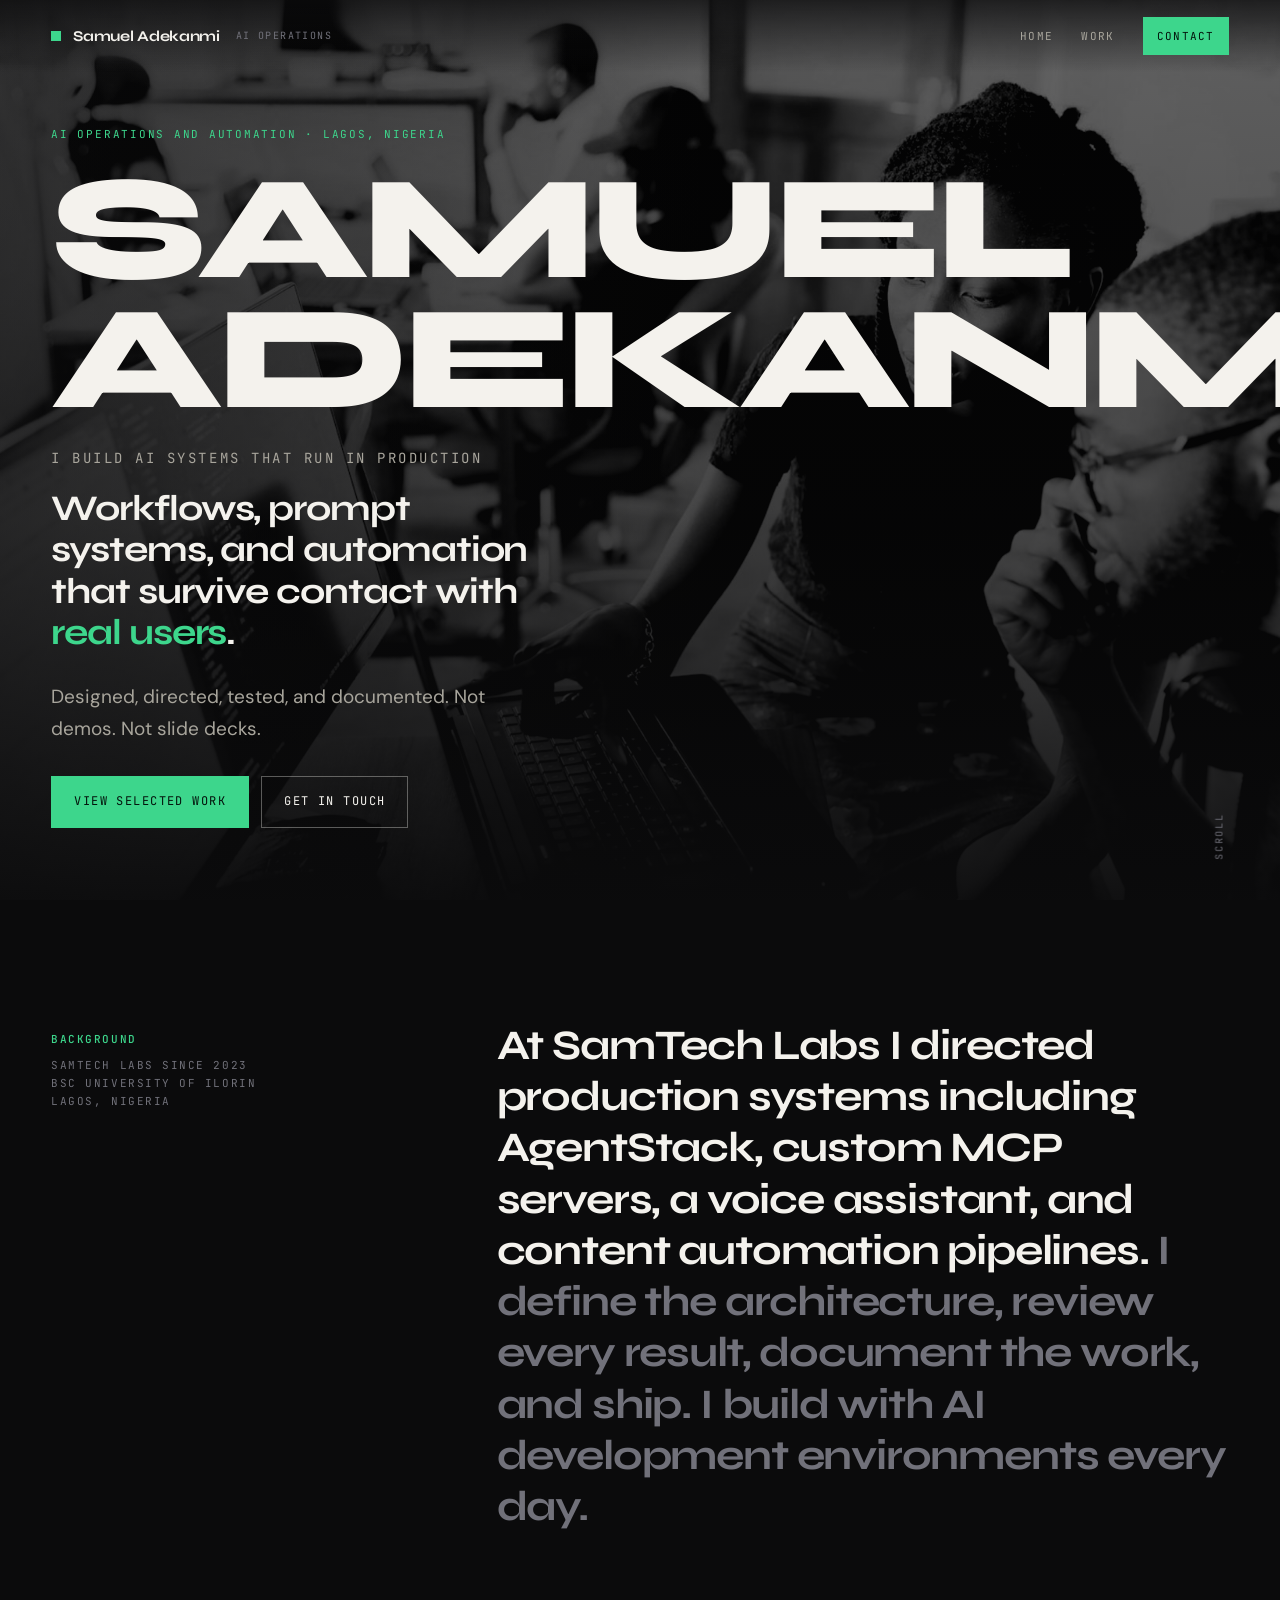
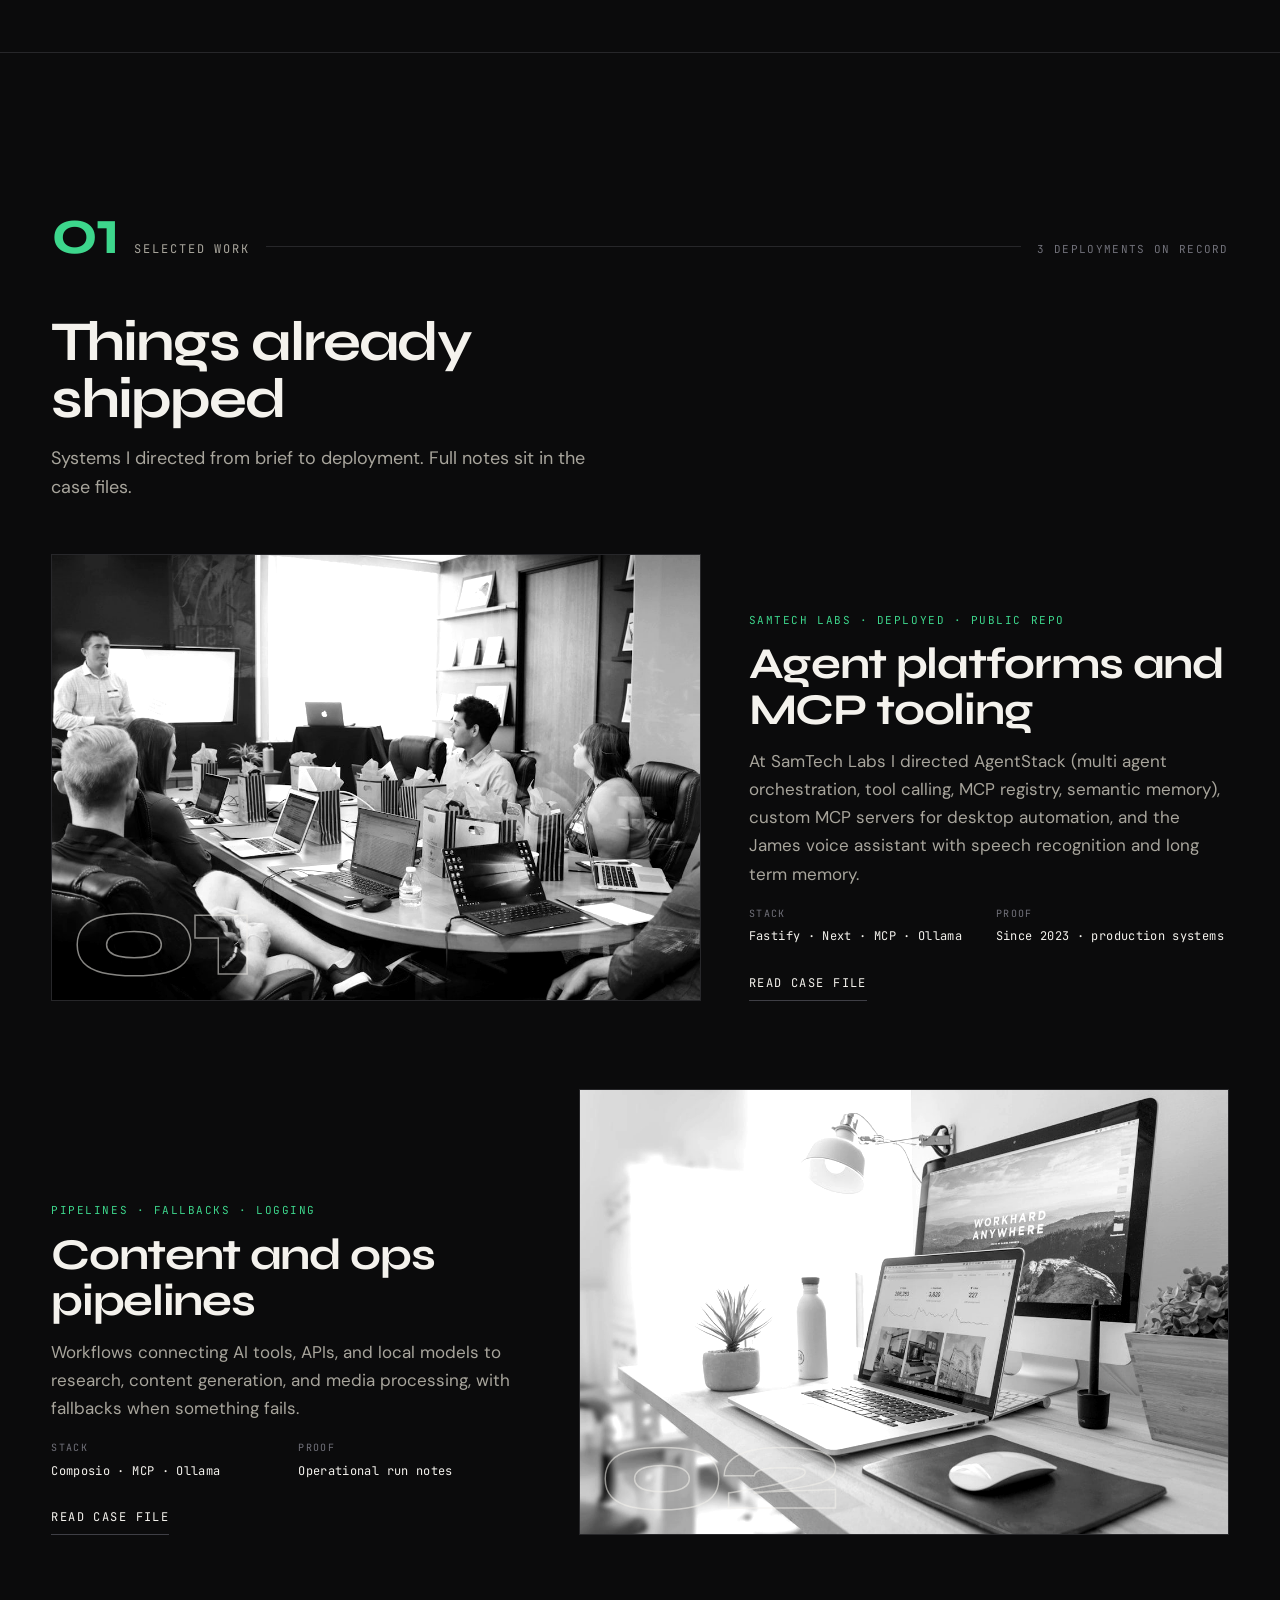
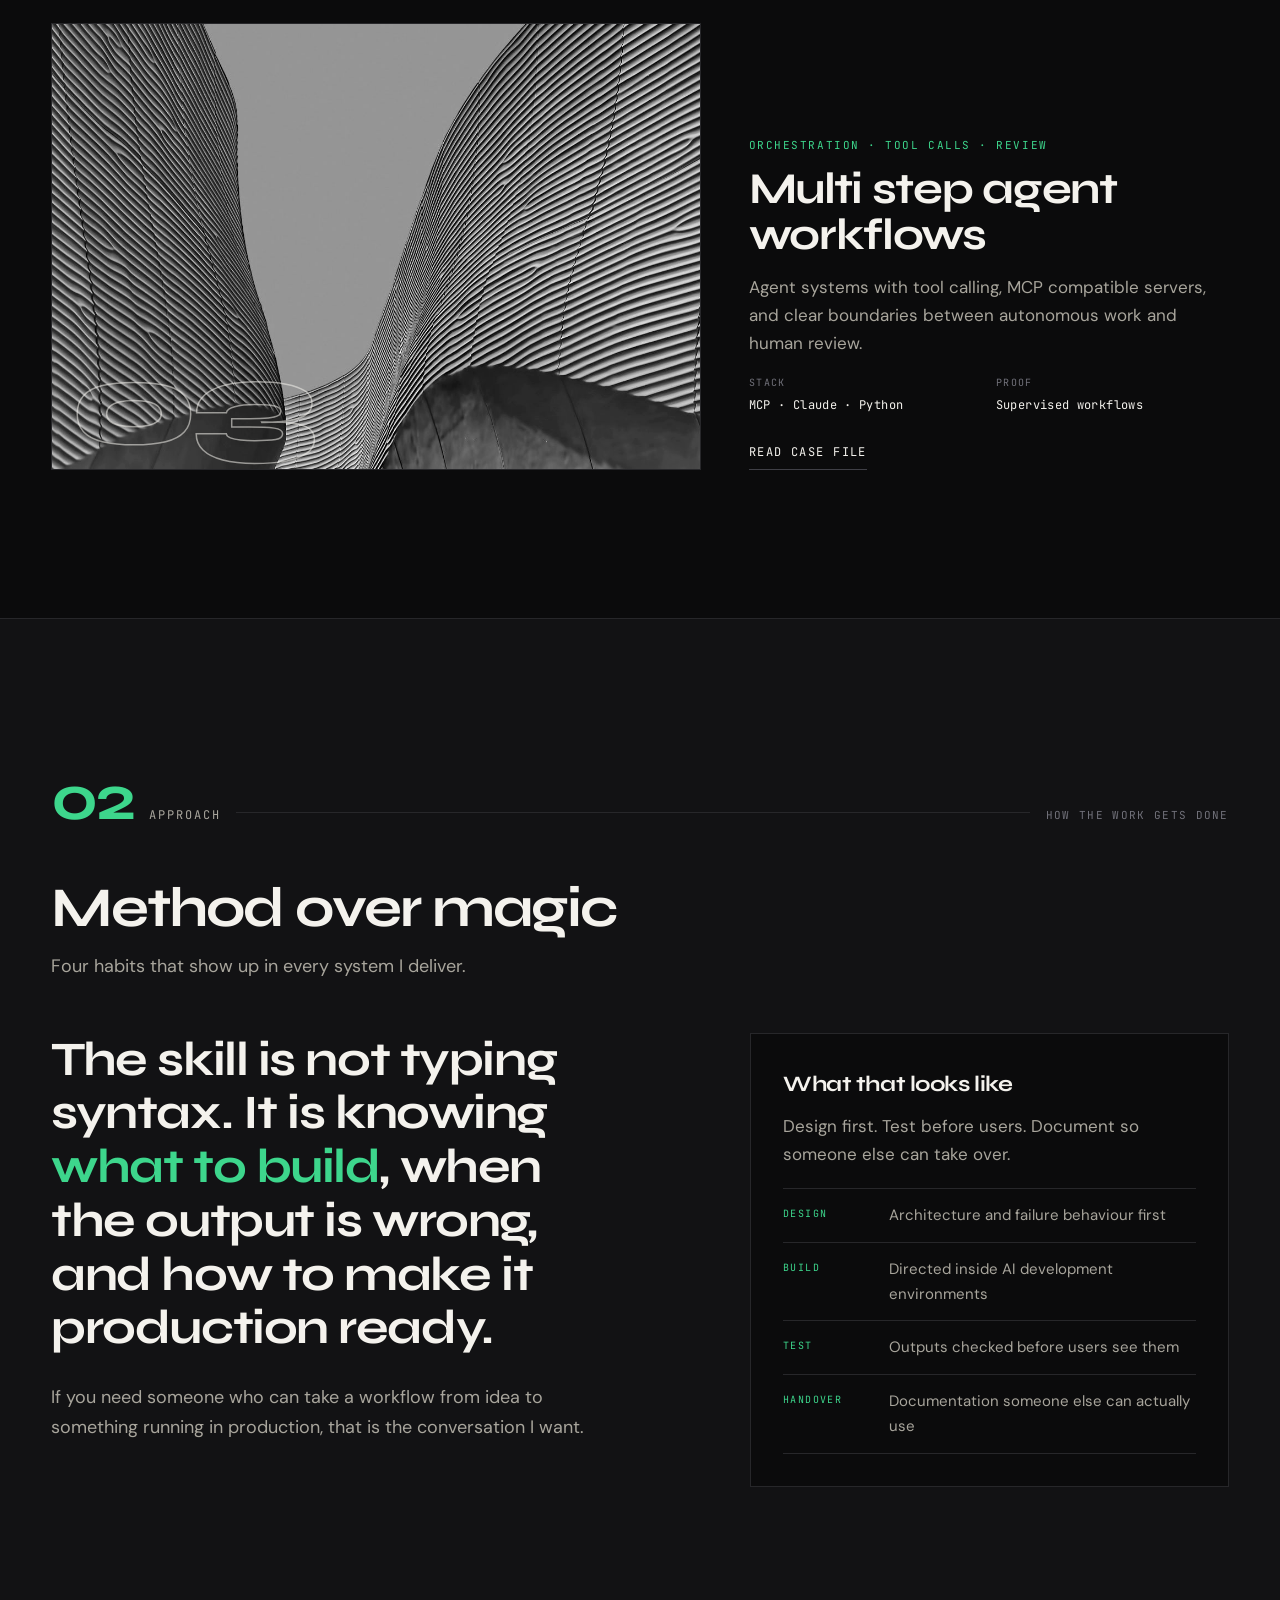
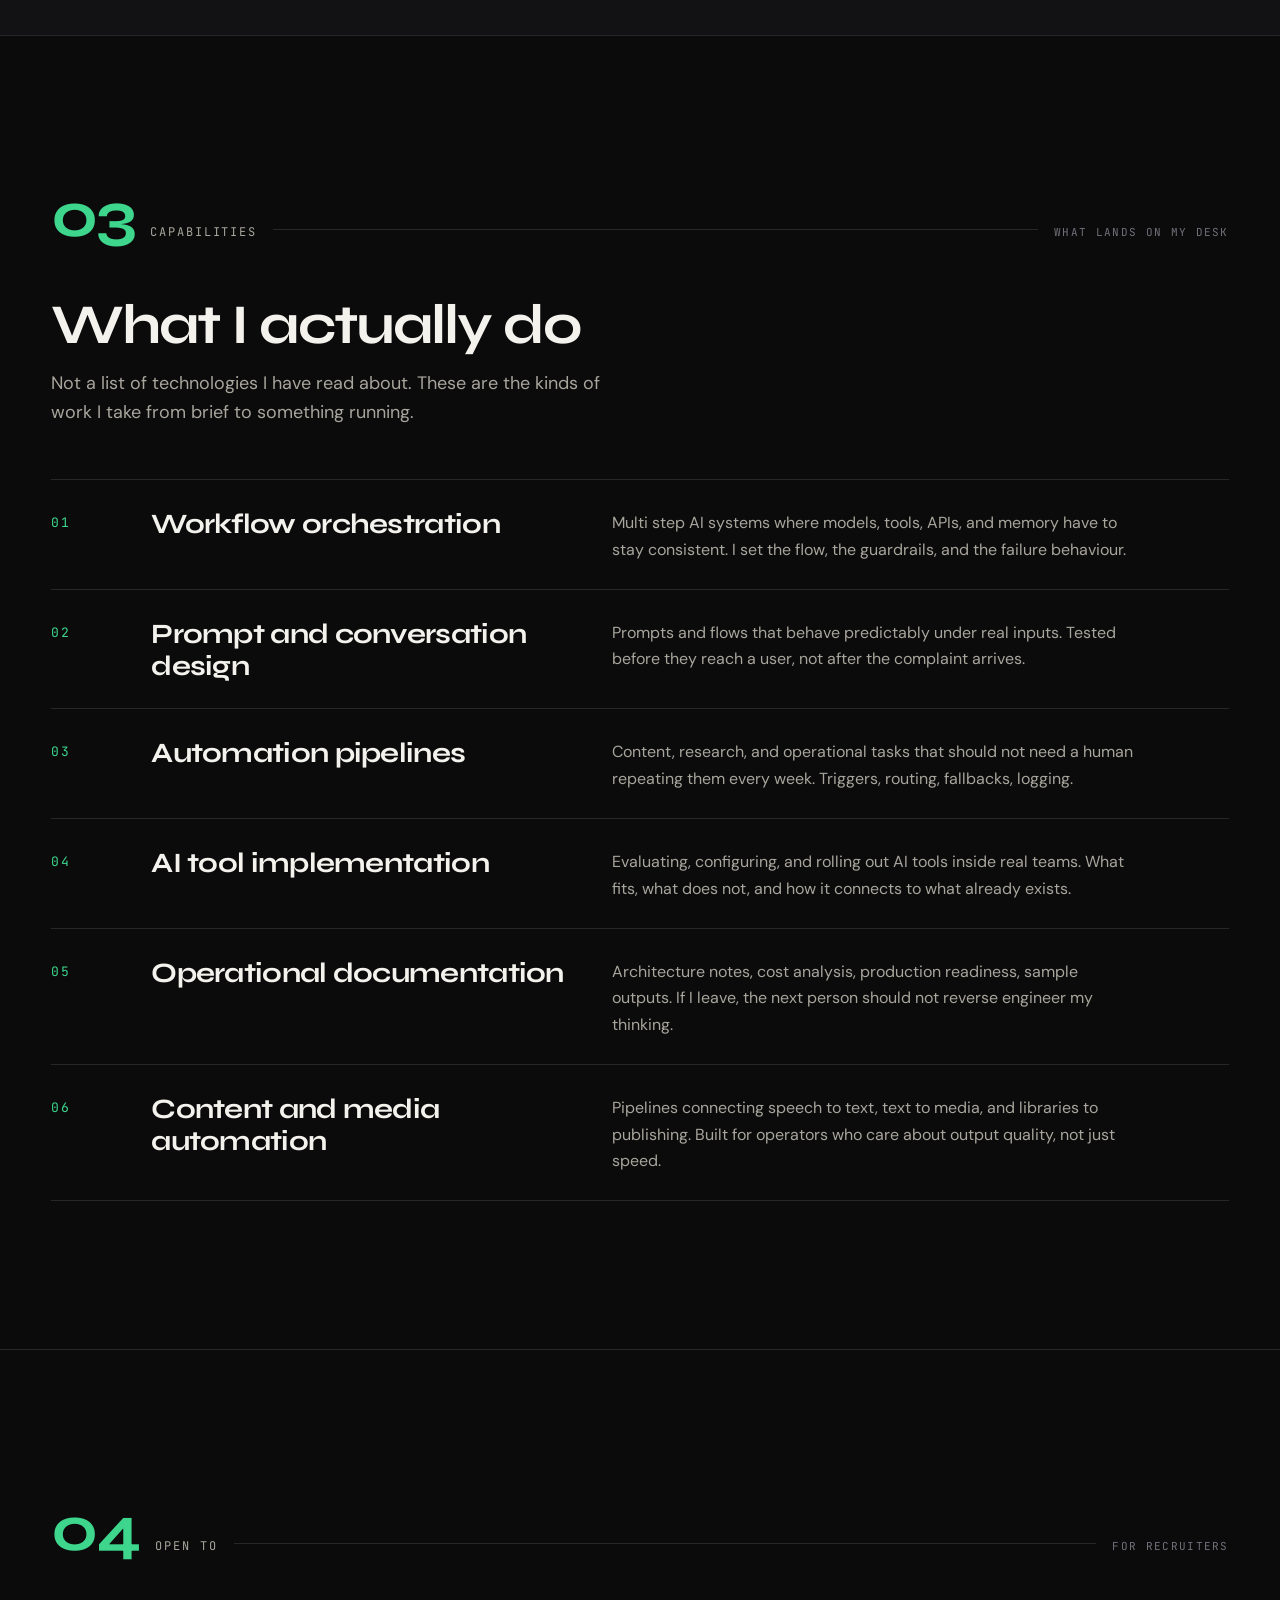
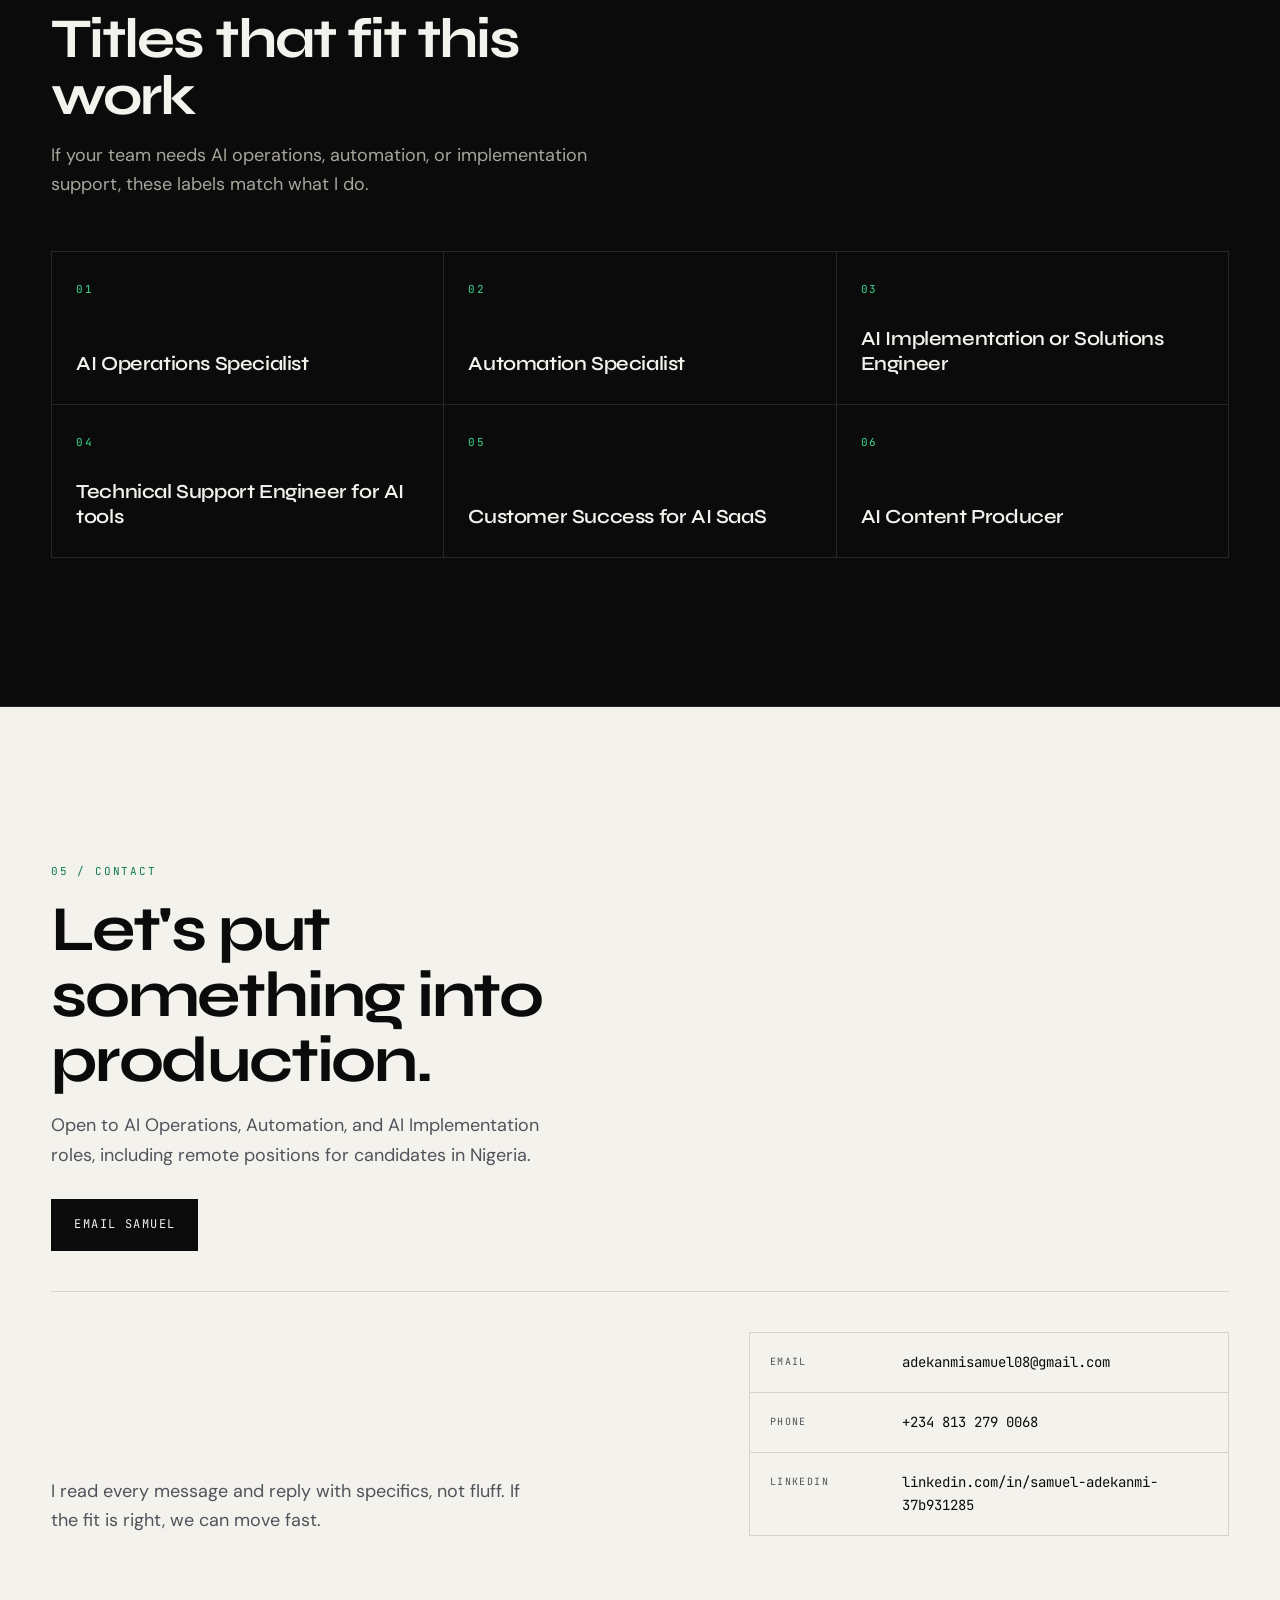
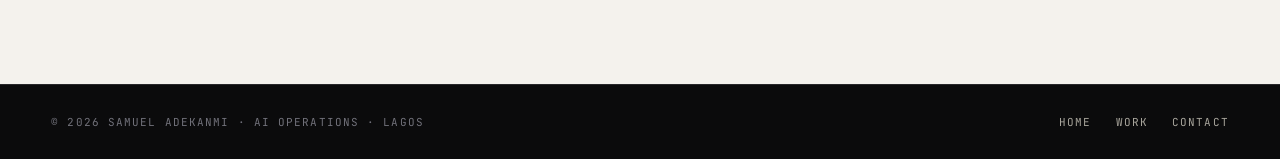
<file: index.html>
<!DOCTYPE html>
<html lang="en">
<head>
  <meta charset="utf-8">
  <meta name="viewport" content="width=device-width, initial-scale=1">
  <title>Samuel Adekanmi | AI Operations</title>
  <meta name="description" content="Samuel Adekanmi builds AI systems that run in production. AI Operations and Automation based in Lagos, Nigeria.">
  <link rel="canonical" href="https://adekanmi-samuel.github.io/samuel-portfolio/">
  <meta property="og:type" content="website">
  <meta property="og:title" content="Samuel Adekanmi | AI Operations">
  <meta property="og:description" content="AI systems that run in production. Workflows, prompt systems, and automation from Lagos, Nigeria.">
  <meta property="og:url" content="https://adekanmi-samuel.github.io/samuel-portfolio/">
  <meta property="og:image" content="https://adekanmi-samuel.github.io/samuel-portfolio/images/og.png">
  <meta name="twitter:card" content="summary_large_image">
  <meta name="theme-color" content="#0B0B0C">
  <link rel="icon" href="/favicon.svg" type="image/svg+xml">
  <link rel="preconnect" href="https://fonts.googleapis.com">
  <link rel="preconnect" href="https://fonts.gstatic.com" crossorigin>
  <link href="https://fonts.googleapis.com/css2?family=DM+Sans:opsz,wght@9..40,400;9..40,500;9..40,600&family=JetBrains+Mono:wght@400;500&family=Syne:wght@600;700;800&display=swap" rel="stylesheet">
  <link rel="stylesheet" href="/css/styles.css">
  <script type="application/ld+json">
  {
    "@context": "https://schema.org",
    "@type": "Person",
    "name": "Samuel Adekanmi",
    "jobTitle": "AI Operations and Automation Specialist",
    "email": "mailto:adekanmisamuel08@gmail.com",
    "telephone": "+2348132790068",
    "address": {
      "@type": "PostalAddress",
      "addressLocality": "Lagos",
      "addressCountry": "NG"
    },
    "sameAs": ["https://www.linkedin.com/in/samuel-adekanmi-37b931285"],
    "knowsAbout": [
      "AI Operations",
      "Automation Pipelines",
      "Prompt Design",
      "Agent Workflows",
      "AI Tool Implementation",
      "Voice Systems",
      "Content Automation"
    ],
    "alumniOf": {
      "@type": "CollegeOrUniversity",
      "name": "University of Ilorin"
    }
  }
  </script>
</head>
<body>
  <a class="skip-link" href="#main">Skip to content</a>

  <header class="site-header" id="siteHeader">
    <div class="wrap">
      <a class="brand" href="/">
        <span class="brand-dot" aria-hidden="true"></span>
        <span class="brand-name">Samuel Adekanmi</span>
        <span class="brand-role">AI Operations</span>
      </a>
      <nav class="nav" aria-label="Primary">
        <a href="/">Home</a>
        <a href="/work/">Work</a>
        <a class="nav-cta" href="#contact">Contact</a>
      </nav>
    </div>
  </header>

  <main id="main">
    <section class="hero" aria-labelledby="hero-title">
      <div class="hero-bg" aria-hidden="true">
        <img
          src="/images/hero.jpg"
          width="1800"
          height="1200"
          alt=""
          fetchpriority="high">
      </div>
      <div class="hero-content">
        <span class="eyebrow">AI Operations and Automation · Lagos, Nigeria</span>
        <h1 class="hero-name" id="hero-title">
          <span>Samuel</span>
          <span>Adekanmi</span>
        </h1>
        <p class="hero-role">I build AI systems that run in production</p>
        <p class="hero-statement">
          Workflows, prompt systems, and automation that survive contact with <em>real users</em>.
        </p>
        <p class="hero-lede">
          Designed, directed, tested, and documented. Not demos. Not slide decks.
        </p>
        <div class="hero-actions">
          <a class="btn" href="/work/">View selected work</a>
          <a class="btn btn-ghost" href="#contact">Get in touch</a>
        </div>
      </div>
      <div class="hero-scroll" aria-hidden="true">Scroll</div>
    </section>

    <section class="manifesto" aria-label="Introduction">
      <div class="wrap">
        <div class="side">
          <strong>Background</strong>
          SamTech Labs since 2023<br>
          BSc University of Ilorin<br>
          Lagos, Nigeria
        </div>
        <p class="big">
          At SamTech Labs I directed production systems including AgentStack, custom MCP servers, a voice assistant, and content automation pipelines.
          <span> I define the architecture, review every result, document the work, and ship. I build with AI development environments every day.</span>
        </p>
      </div>
    </section>

    <section class="section" id="work" aria-labelledby="work-title">
      <div class="wrap">
        <div class="section-label">
          <span class="idx">01</span>
          <span class="name">Selected work</span>
          <span class="rule" aria-hidden="true"></span>
          <span class="meta">3 deployments on record</span>
        </div>
        <h2 id="work-title">Things already shipped</h2>
        <p class="intro">Systems I directed from brief to deployment. Full notes sit in the case files.</p>

        <div class="features">
          <article class="feature">
            <a class="feature-media" href="/work/#t-world">
              <img
                src="/images/work-content.jpg"
                width="1200"
                height="800"
                alt="Team working through ideas on a whiteboard, representing the T World content system"
                loading="lazy">
              <span class="num" aria-hidden="true">01</span>
            </a>
            <div class="feature-body">
              <div class="meta">SamTech Labs · Deployed · Public repo</div>
              <h3>Agent platforms and MCP tooling</h3>
              <p>At SamTech Labs I directed AgentStack (multi agent orchestration, tool calling, MCP registry, semantic memory), custom MCP servers for desktop automation, and the James voice assistant with speech recognition and long term memory.</p>
              <div class="feature-facts">
                <div>
                  <div class="k">Stack</div>
                  <div class="v">Fastify · Next · MCP · Ollama</div>
                </div>
                <div>
                  <div class="k">Proof</div>
                  <div class="v">Since 2023 · production systems</div>
                </div>
              </div>
              <a class="feature-link" href="/work/#t-world">Read case file</a>
            </div>
          </article>

          <article class="feature">
            <a class="feature-media" href="/work/#automation">
              <img
                src="/images/work-automation.jpg"
                width="1200"
                height="800"
                alt="Glasses reflecting code on monitors, representing automation pipelines"
                loading="lazy">
              <span class="num" aria-hidden="true">02</span>
            </a>
            <div class="feature-body">
              <div class="meta">Pipelines · Fallbacks · Logging</div>
              <h3>Content and ops pipelines</h3>
              <p>Workflows connecting AI tools, APIs, and local models to research, content generation, and media processing, with fallbacks when something fails.</p>
              <div class="feature-facts">
                <div>
                  <div class="k">Stack</div>
                  <div class="v">Composio · MCP · Ollama</div>
                </div>
                <div>
                  <div class="k">Proof</div>
                  <div class="v">Operational run notes</div>
                </div>
              </div>
              <a class="feature-link" href="/work/#automation">Read case file</a>
            </div>
          </article>

          <article class="feature">
            <a class="feature-media" href="/work/#agents">
              <img
                src="/images/work-agents.jpg"
                width="1200"
                height="1800"
                alt="Abstract architecture curves representing multi step agent system structure"
                loading="lazy">
              <span class="num" aria-hidden="true">03</span>
            </a>
            <div class="feature-body">
              <div class="meta">Orchestration · Tool calls · Review</div>
              <h3>Multi step agent workflows</h3>
              <p>Agent systems with tool calling, MCP compatible servers, and clear boundaries between autonomous work and human review.</p>
              <div class="feature-facts">
                <div>
                  <div class="k">Stack</div>
                  <div class="v">MCP · Claude · Python</div>
                </div>
                <div>
                  <div class="k">Proof</div>
                  <div class="v">Supervised workflows</div>
                </div>
              </div>
              <a class="feature-link" href="/work/#agents">Read case file</a>
            </div>
          </article>
        </div>
      </div>
    </section>

    <section class="section approach" id="approach" aria-labelledby="approach-title">
      <div class="wrap">
        <div class="section-label">
          <span class="idx">02</span>
          <span class="name">Approach</span>
          <span class="rule" aria-hidden="true"></span>
          <span class="meta">How the work gets done</span>
        </div>
        <h2 id="approach-title">Method over magic</h2>
        <p class="intro">Four habits that show up in every system I deliver.</p>

        <div class="approach-grid">
          <div>
            <p class="pullquote">
              The skill is not typing syntax. It is knowing <span>what to build</span>, when the output is wrong, and how to make it production ready.
            </p>
            <div class="approach-copy" style="margin-top: 28px">
              <p>
                If you need someone who can take a workflow from idea to something running in production, that is the conversation I want.
              </p>
            </div>
          </div>

          <aside class="approach-panel">
            <h3>What that looks like</h3>
            <p>Design first. Test before users. Document so someone else can take over.</p>
            <ul class="approach-list">
              <li>
                <span class="k">Design</span>
                <span class="v">Architecture and failure behaviour first</span>
              </li>
              <li>
                <span class="k">Build</span>
                <span class="v">Directed inside AI development environments</span>
              </li>
              <li>
                <span class="k">Test</span>
                <span class="v">Outputs checked before users see them</span>
              </li>
              <li>
                <span class="k">Handover</span>
                <span class="v">Documentation someone else can actually use</span>
              </li>
            </ul>
          </aside>
        </div>
      </div>
    </section>

    <section class="section" id="capabilities" aria-labelledby="cap-title">
      <div class="wrap">
        <div class="section-label">
          <span class="idx">03</span>
          <span class="name">Capabilities</span>
          <span class="rule" aria-hidden="true"></span>
          <span class="meta">What lands on my desk</span>
        </div>
        <h2 id="cap-title">What I actually do</h2>
        <p class="intro">Not a list of technologies I have read about. These are the kinds of work I take from brief to something running.</p>

        <div class="cap-list">
          <article class="cap-row">
            <div class="code">01</div>
            <h3>Workflow orchestration</h3>
            <p>Multi step AI systems where models, tools, APIs, and memory have to stay consistent. I set the flow, the guardrails, and the failure behaviour.</p>
          </article>
          <article class="cap-row">
            <div class="code">02</div>
            <h3>Prompt and conversation design</h3>
            <p>Prompts and flows that behave predictably under real inputs. Tested before they reach a user, not after the complaint arrives.</p>
          </article>
          <article class="cap-row">
            <div class="code">03</div>
            <h3>Automation pipelines</h3>
            <p>Content, research, and operational tasks that should not need a human repeating them every week. Triggers, routing, fallbacks, logging.</p>
          </article>
          <article class="cap-row">
            <div class="code">04</div>
            <h3>AI tool implementation</h3>
            <p>Evaluating, configuring, and rolling out AI tools inside real teams. What fits, what does not, and how it connects to what already exists.</p>
          </article>
          <article class="cap-row">
            <div class="code">05</div>
            <h3>Operational documentation</h3>
            <p>Architecture notes, cost analysis, production readiness, sample outputs. If I leave, the next person should not reverse engineer my thinking.</p>
          </article>
          <article class="cap-row">
            <div class="code">06</div>
            <h3>Content and media automation</h3>
            <p>Pipelines connecting speech to text, text to media, and libraries to publishing. Built for operators who care about output quality, not just speed.</p>
          </article>
        </div>
      </div>
    </section>

    <section class="section" id="roles" aria-labelledby="roles-title">
      <div class="wrap">
        <div class="section-label">
          <span class="idx">04</span>
          <span class="name">Open to</span>
          <span class="rule" aria-hidden="true"></span>
          <span class="meta">For recruiters</span>
        </div>
        <h2 id="roles-title">Titles that fit this work</h2>
        <p class="intro">If your team needs AI operations, automation, or implementation support, these labels match what I do.</p>
        <ul class="roles">
          <li>
            <span class="n">01</span>
            <span class="t">AI Operations Specialist</span>
          </li>
          <li>
            <span class="n">02</span>
            <span class="t">Automation Specialist</span>
          </li>
          <li>
            <span class="n">03</span>
            <span class="t">AI Implementation or Solutions Engineer</span>
          </li>
          <li>
            <span class="n">04</span>
            <span class="t">Technical Support Engineer for AI tools</span>
          </li>
          <li>
            <span class="n">05</span>
            <span class="t">Customer Success for AI SaaS</span>
          </li>
          <li>
            <span class="n">06</span>
            <span class="t">AI Content Producer</span>
          </li>
        </ul>
      </div>
    </section>

    <section class="contact" id="contact" aria-labelledby="contact-title">
      <div class="wrap">
        <span class="eyebrow">05 / Contact</span>
        <h2 id="contact-title">Let's put something into production.</h2>
        <p class="lede">
          Open to AI Operations, Automation, and AI Implementation roles, including remote positions for candidates in Nigeria.
        </p>
        <a class="btn btn-dark" href="mailto:adekanmisamuel08@gmail.com">Email Samuel</a>

        <div class="contact-layout">
          <div>
            <p style="color: var(--invert-muted); font-size: 18px; max-width: 40ch;">
              I read every message and reply with specifics, not fluff. If the fit is right, we can move fast.
            </p>
          </div>
          <div class="contact-details">
            <a href="mailto:adekanmisamuel08@gmail.com">
              <span class="k">Email</span>
              <span>adekanmisamuel08@gmail.com</span>
            </a>
            <a href="tel:+2348132790068">
              <span class="k">Phone</span>
              <span>+234 813 279 0068</span>
            </a>
            <a href="https://www.linkedin.com/in/samuel-adekanmi-37b931285" rel="noopener noreferrer">
              <span class="k">LinkedIn</span>
              <span>linkedin.com/in/samuel-adekanmi-37b931285</span>
            </a>
          </div>
        </div>
      </div>
    </section>
  </main>

  <footer class="site-footer">
    <div class="wrap">
      <span>© 2026 Samuel Adekanmi · AI Operations · Lagos</span>
      <span>
        <a href="/">Home</a>
        <a href="/work/">Work</a>
        <a href="#contact">Contact</a>
      </span>
    </div>
  </footer>

  <script>
    (function () {
      var header = document.getElementById("siteHeader");
      if (!header) return;
      var onScroll = function () {
        if (window.scrollY > 40) header.classList.add("is-solid");
        else header.classList.remove("is-solid");
      };
      onScroll();
      window.addEventListener("scroll", onScroll, { passive: true });
    })();
  </script>
</body>
</html>
</file>
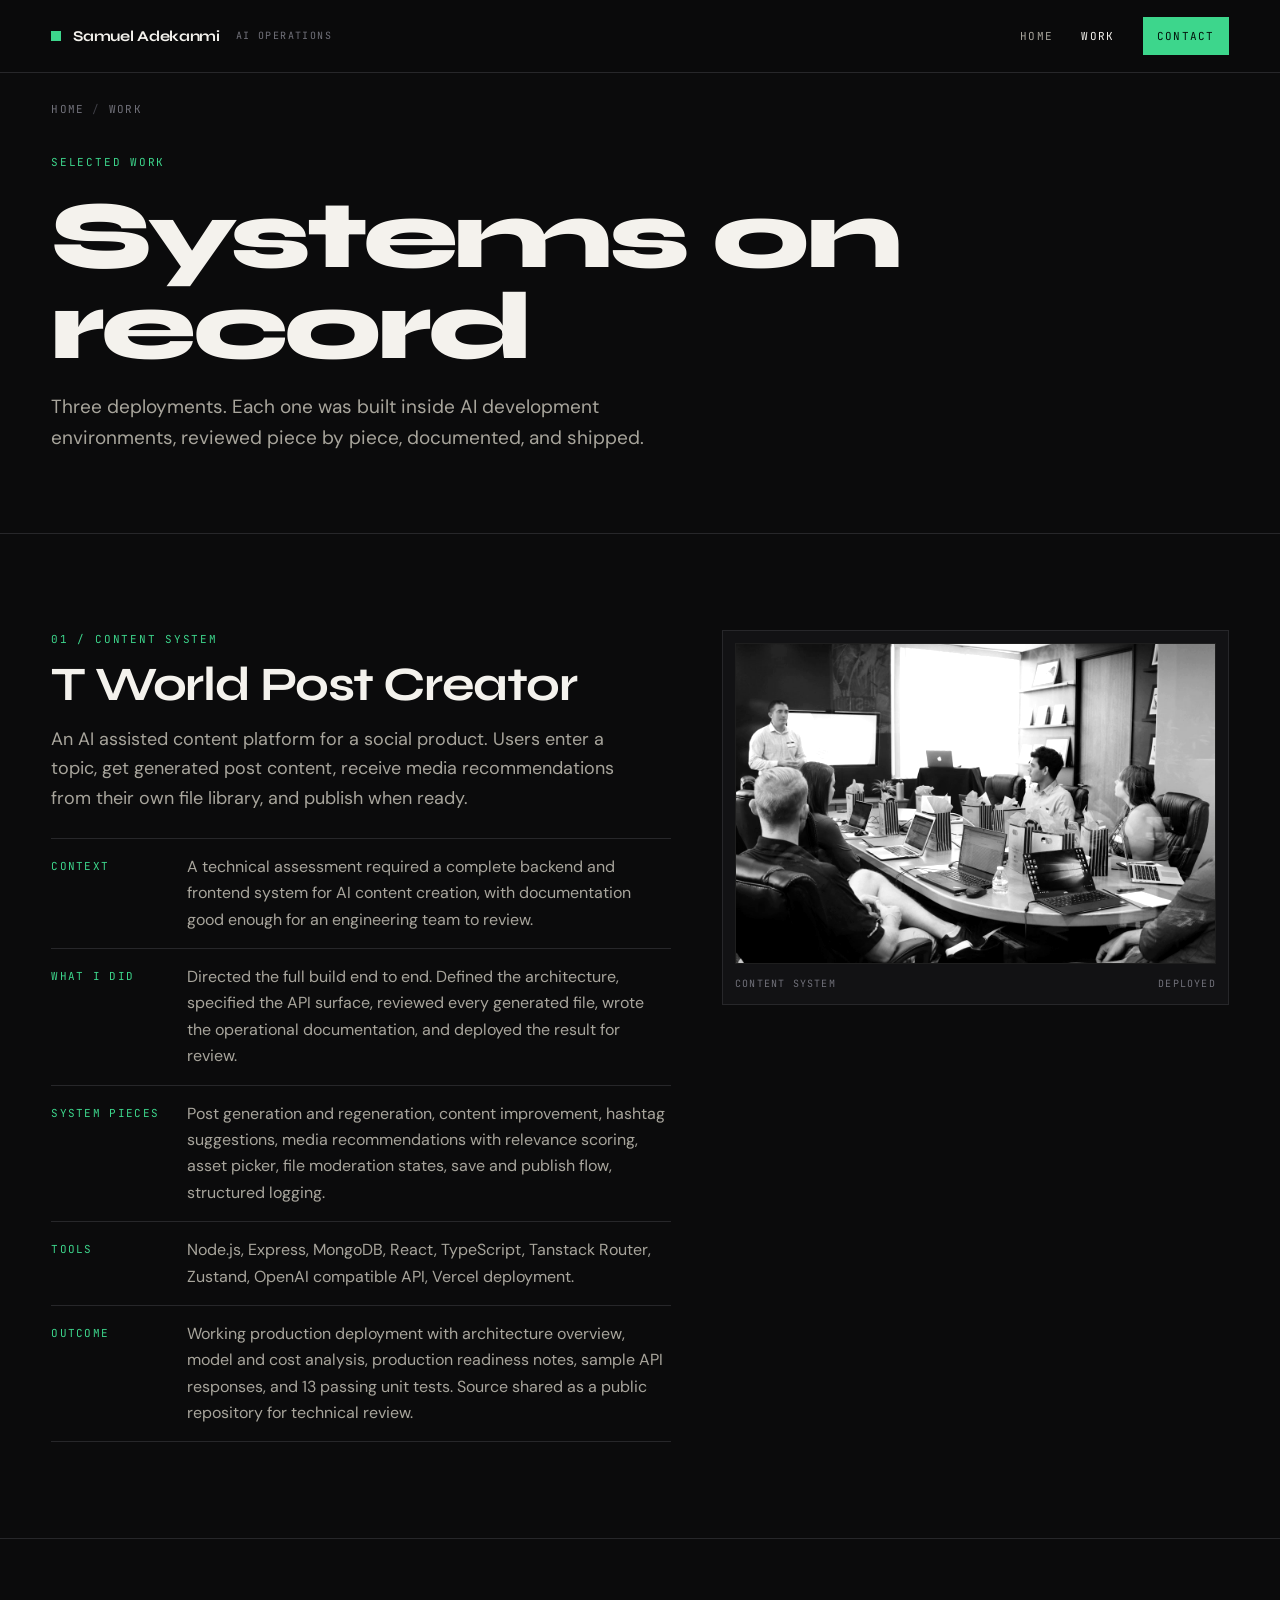
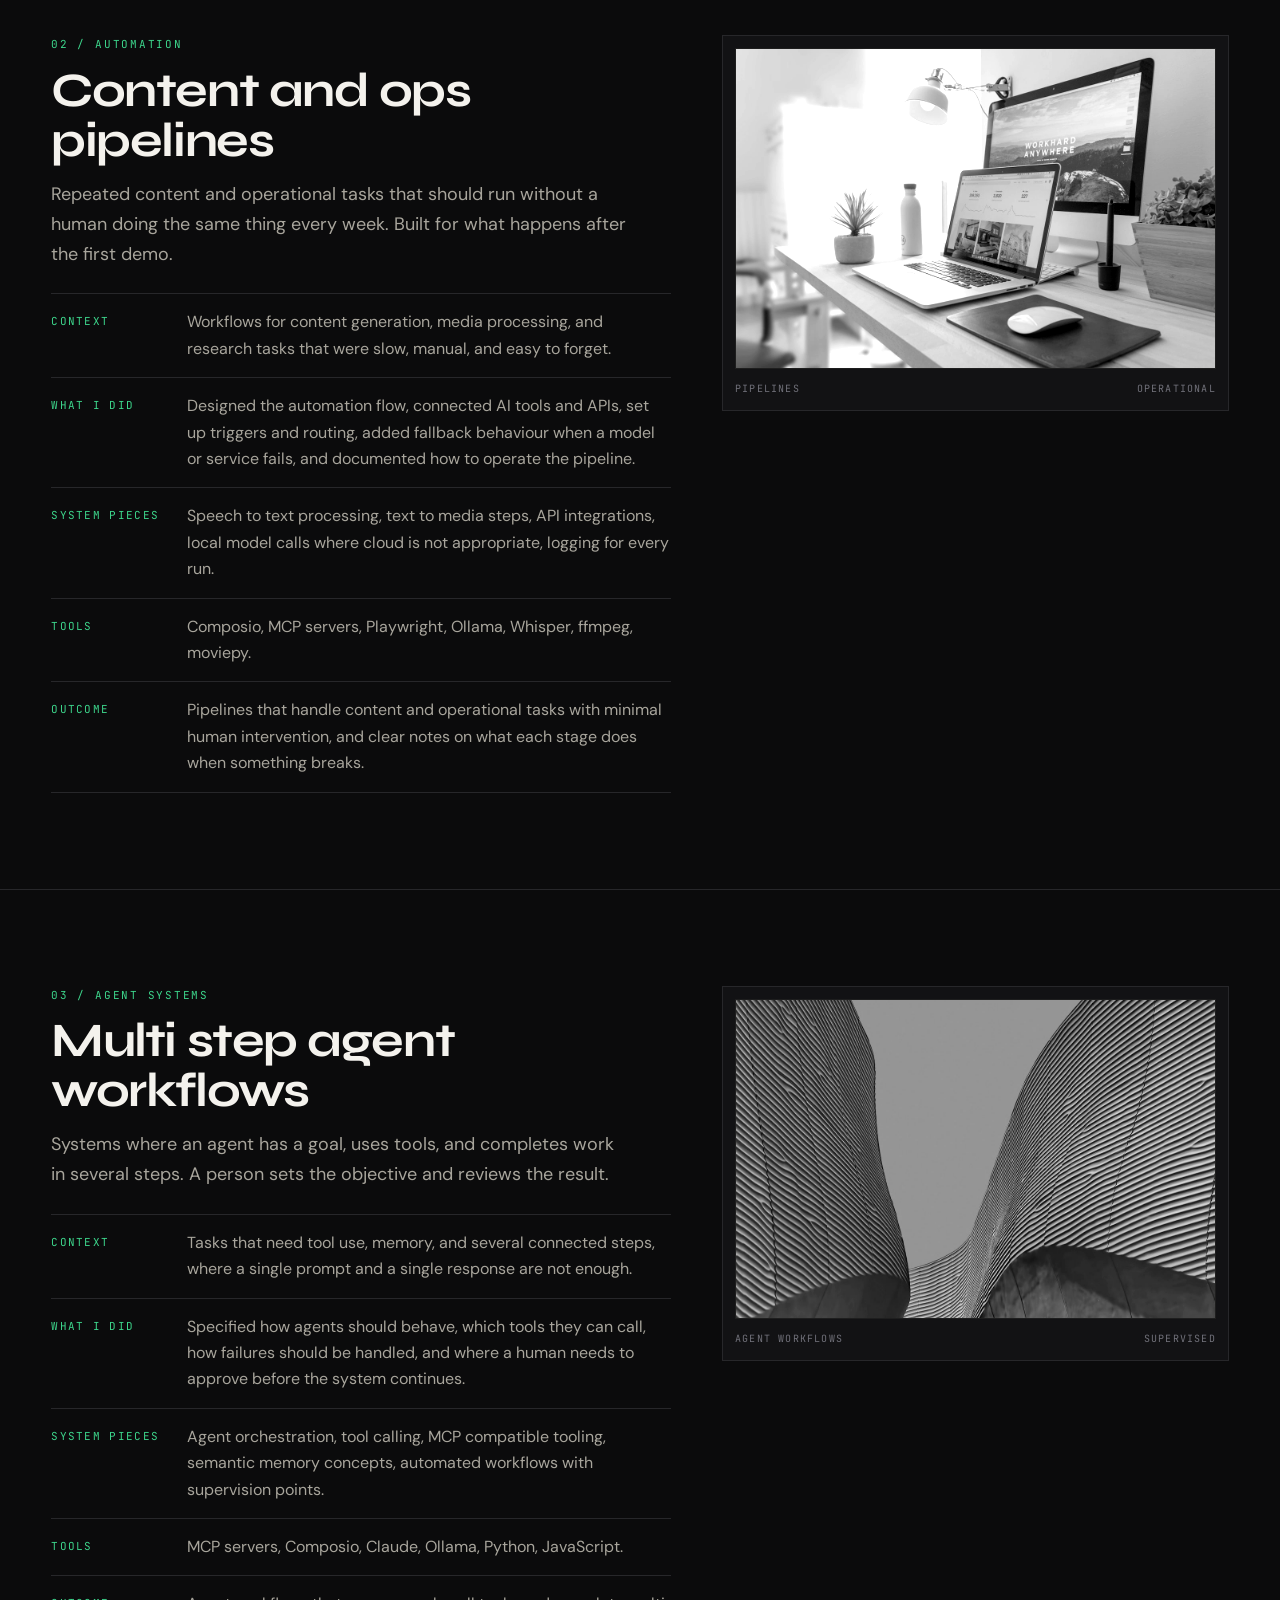
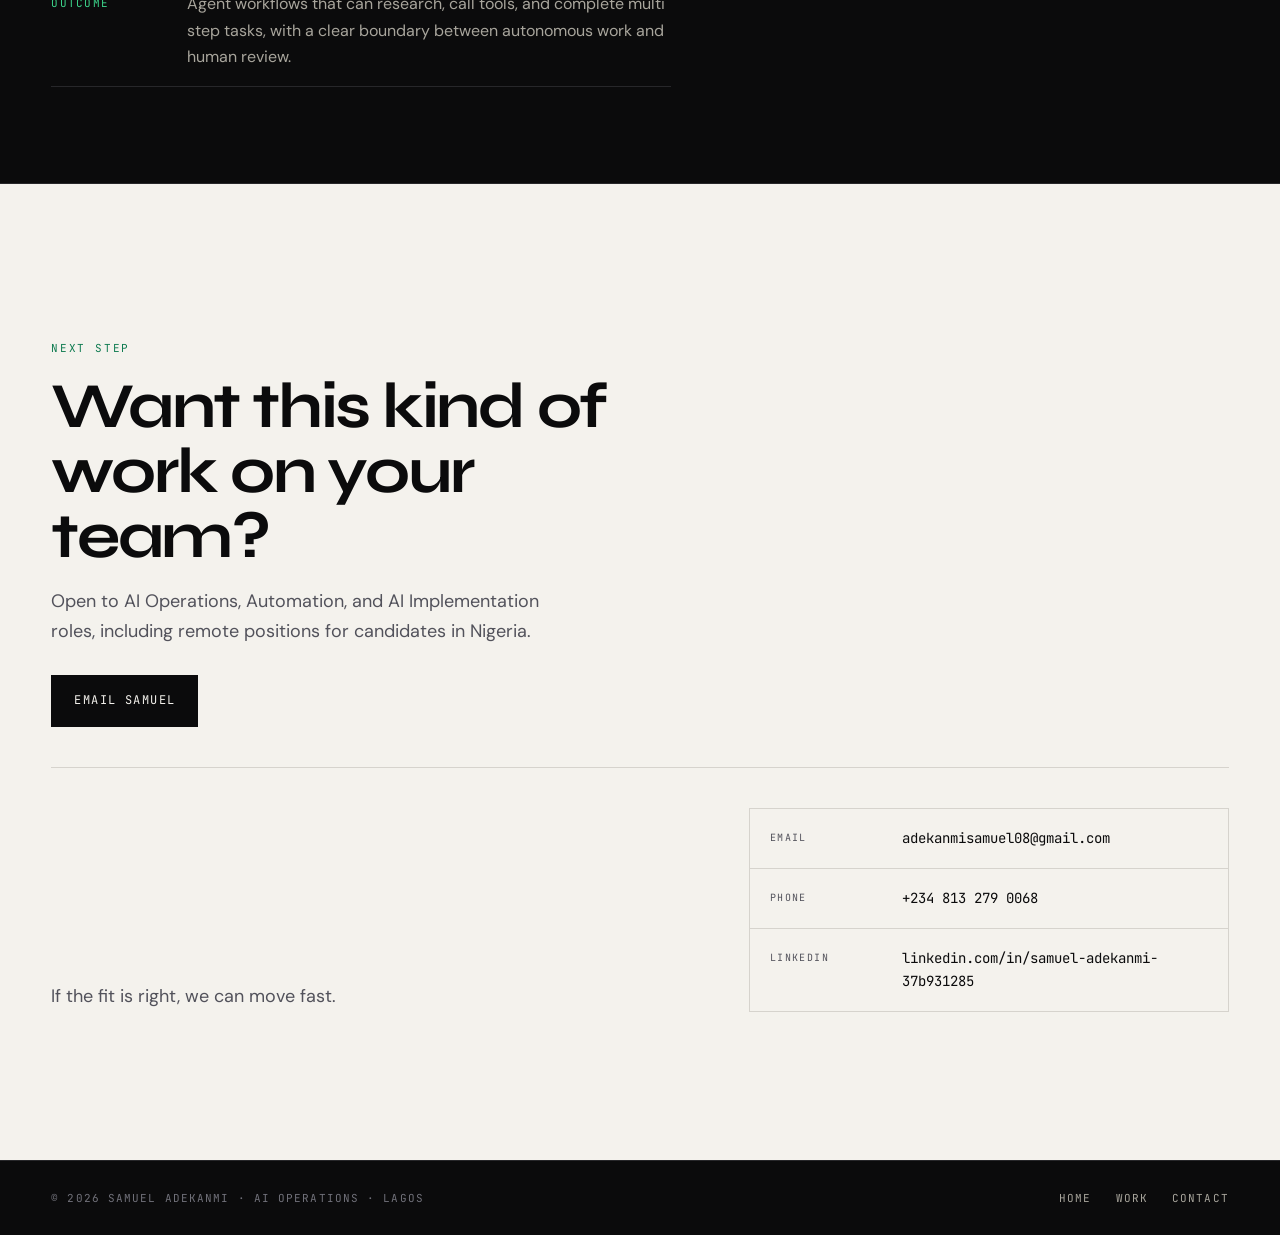
<file: work/index.html>
<!DOCTYPE html>
<html lang="en">
<head>
  <meta charset="utf-8">
  <meta name="viewport" content="width=device-width, initial-scale=1">
  <title>Work | Samuel Adekanmi</title>
  <meta name="description" content="Selected AI Operations and Automation work by Samuel Adekanmi: T World content system, automation pipelines, and multi step agent workflows.">
  <link rel="canonical" href="https://adekanmi-samuel.github.io/samuel-portfolio/work/">
  <meta property="og:type" content="website">
  <meta property="og:title" content="Work | Samuel Adekanmi">
  <meta property="og:description" content="Deployed AI operations work: content systems, pipelines, and agent workflows.">
  <meta property="og:url" content="https://adekanmi-samuel.github.io/samuel-portfolio/work/">
  <meta property="og:image" content="https://adekanmi-samuel.github.io/samuel-portfolio/images/og.png">
  <meta name="twitter:card" content="summary_large_image">
  <meta name="theme-color" content="#0B0B0C">
  <link rel="icon" href="/favicon.svg" type="image/svg+xml">
  <link rel="preconnect" href="https://fonts.googleapis.com">
  <link rel="preconnect" href="https://fonts.gstatic.com" crossorigin>
  <link href="https://fonts.googleapis.com/css2?family=DM+Sans:opsz,wght@9..40,400;9..40,500;9..40,600&family=JetBrains+Mono:wght@400;500&family=Syne:wght@600;700;800&display=swap" rel="stylesheet">
  <link rel="stylesheet" href="/css/styles.css">
</head>
<body>
  <a class="skip-link" href="#main">Skip to content</a>

  <header class="site-header is-solid">
    <div class="wrap">
      <a class="brand" href="/">
        <span class="brand-dot" aria-hidden="true"></span>
        <span class="brand-name">Samuel Adekanmi</span>
        <span class="brand-role">AI Operations</span>
      </a>
      <nav class="nav" aria-label="Primary">
        <a href="/">Home</a>
        <a href="/work/" aria-current="page">Work</a>
        <a class="nav-cta" href="/#contact">Contact</a>
      </nav>
    </div>
  </header>

  <main id="main">
    <div class="wrap">
      <nav class="breadcrumb" aria-label="Breadcrumb">
        <a href="/">Home</a><span>/</span>Work
      </nav>
    </div>

    <section class="page-hero">
      <div class="wrap">
        <span class="eyebrow">Selected work</span>
        <h1>Systems on record</h1>
        <p class="lede">
          Three deployments. Each one was built inside AI development environments, reviewed piece by piece, documented, and shipped.
        </p>
      </div>
    </section>

    <article class="case" id="t-world">
      <div class="wrap case-grid">
        <div class="case-copy">
          <span class="eyebrow">01 / Content system</span>
          <h2>T World Post Creator</h2>
          <p class="lede">
            An AI assisted content platform for a social product. Users enter a topic, get generated post content, receive media recommendations from their own file library, and publish when ready.
          </p>
          <dl class="case-details">
            <div class="row">
              <dt>Context</dt>
              <dd>A technical assessment required a complete backend and frontend system for AI content creation, with documentation good enough for an engineering team to review.</dd>
            </div>
            <div class="row">
              <dt>What I did</dt>
              <dd>Directed the full build end to end. Defined the architecture, specified the API surface, reviewed every generated file, wrote the operational documentation, and deployed the result for review.</dd>
            </div>
            <div class="row">
              <dt>System pieces</dt>
              <dd>Post generation and regeneration, content improvement, hashtag suggestions, media recommendations with relevance scoring, asset picker, file moderation states, save and publish flow, structured logging.</dd>
            </div>
            <div class="row">
              <dt>Tools</dt>
              <dd>Node.js, Express, MongoDB, React, TypeScript, Tanstack Router, Zustand, OpenAI compatible API, Vercel deployment.</dd>
            </div>
            <div class="row">
              <dt>Outcome</dt>
              <dd>Working production deployment with architecture overview, model and cost analysis, production readiness notes, sample API responses, and 13 passing unit tests. Source shared as a public repository for technical review.</dd>
            </div>
          </dl>
        </div>
        <div class="case-visual">
          <img
            src="/images/work-content.jpg"
            width="1200"
            height="800"
            alt="Team working through ideas on a whiteboard, representing the T World content system"
            loading="lazy">
          <div class="caption">
            <span>Content system</span>
            <span>Deployed</span>
          </div>
        </div>
      </div>
    </article>

    <article class="case" id="automation">
      <div class="wrap case-grid">
        <div class="case-copy">
          <span class="eyebrow">02 / Automation</span>
          <h2>Content and ops pipelines</h2>
          <p class="lede">
            Repeated content and operational tasks that should run without a human doing the same thing every week. Built for what happens after the first demo.
          </p>
          <dl class="case-details">
            <div class="row">
              <dt>Context</dt>
              <dd>Workflows for content generation, media processing, and research tasks that were slow, manual, and easy to forget.</dd>
            </div>
            <div class="row">
              <dt>What I did</dt>
              <dd>Designed the automation flow, connected AI tools and APIs, set up triggers and routing, added fallback behaviour when a model or service fails, and documented how to operate the pipeline.</dd>
            </div>
            <div class="row">
              <dt>System pieces</dt>
              <dd>Speech to text processing, text to media steps, API integrations, local model calls where cloud is not appropriate, logging for every run.</dd>
            </div>
            <div class="row">
              <dt>Tools</dt>
              <dd>Composio, MCP servers, Playwright, Ollama, Whisper, ffmpeg, moviepy.</dd>
            </div>
            <div class="row">
              <dt>Outcome</dt>
              <dd>Pipelines that handle content and operational tasks with minimal human intervention, and clear notes on what each stage does when something breaks.</dd>
            </div>
          </dl>
        </div>
        <div class="case-visual">
          <img
            src="/images/work-automation.jpg"
            width="1200"
            height="800"
            alt="Glasses reflecting code on monitors, representing automation pipelines"
            loading="lazy">
          <div class="caption">
            <span>Pipelines</span>
            <span>Operational</span>
          </div>
        </div>
      </div>
    </article>

    <article class="case" id="agents">
      <div class="wrap case-grid">
        <div class="case-copy">
          <span class="eyebrow">03 / Agent systems</span>
          <h2>Multi step agent workflows</h2>
          <p class="lede">
            Systems where an agent has a goal, uses tools, and completes work in several steps. A person sets the objective and reviews the result.
          </p>
          <dl class="case-details">
            <div class="row">
              <dt>Context</dt>
              <dd>Tasks that need tool use, memory, and several connected steps, where a single prompt and a single response are not enough.</dd>
            </div>
            <div class="row">
              <dt>What I did</dt>
              <dd>Specified how agents should behave, which tools they can call, how failures should be handled, and where a human needs to approve before the system continues.</dd>
            </div>
            <div class="row">
              <dt>System pieces</dt>
              <dd>Agent orchestration, tool calling, MCP compatible tooling, semantic memory concepts, automated workflows with supervision points.</dd>
            </div>
            <div class="row">
              <dt>Tools</dt>
              <dd>MCP servers, Composio, Claude, Ollama, Python, JavaScript.</dd>
            </div>
            <div class="row">
              <dt>Outcome</dt>
              <dd>Agent workflows that can research, call tools, and complete multi step tasks, with a clear boundary between autonomous work and human review.</dd>
            </div>
          </dl>
        </div>
        <div class="case-visual">
          <img
            src="/images/work-agents.jpg"
            width="1200"
            height="1800"
            alt="Abstract architecture curves representing multi step agent system structure"
            loading="lazy">
          <div class="caption">
            <span>Agent workflows</span>
            <span>Supervised</span>
          </div>
        </div>
      </div>
    </article>

    <section class="contact" id="contact" aria-labelledby="work-contact-title">
      <div class="wrap">
        <span class="eyebrow">Next step</span>
        <h2 id="work-contact-title">Want this kind of work on your team?</h2>
        <p class="lede">
          Open to AI Operations, Automation, and AI Implementation roles, including remote positions for candidates in Nigeria.
        </p>
        <a class="btn btn-dark" href="mailto:adekanmisamuel08@gmail.com">Email Samuel</a>

        <div class="contact-layout">
          <div>
            <p style="color: var(--invert-muted); font-size: 18px; max-width: 40ch;">
              If the fit is right, we can move fast.
            </p>
          </div>
          <div class="contact-details">
            <a href="mailto:adekanmisamuel08@gmail.com">
              <span class="k">Email</span>
              <span>adekanmisamuel08@gmail.com</span>
            </a>
            <a href="tel:+2348132790068">
              <span class="k">Phone</span>
              <span>+234 813 279 0068</span>
            </a>
            <a href="https://www.linkedin.com/in/samuel-adekanmi-37b931285" rel="noopener noreferrer">
              <span class="k">LinkedIn</span>
              <span>linkedin.com/in/samuel-adekanmi-37b931285</span>
            </a>
          </div>
        </div>
      </div>
    </section>
  </main>

  <footer class="site-footer">
    <div class="wrap">
      <span>© 2026 Samuel Adekanmi · AI Operations · Lagos</span>
      <span>
        <a href="/">Home</a>
        <a href="/work/">Work</a>
        <a href="/#contact">Contact</a>
      </span>
    </div>
  </footer>
</body>
</html>
</file>
<file: css/styles.css>
/* Samuel Adekanmi
   Direction: personal brand / cinematic editorial
   Full bleed hero, name first, magazine work section */

:root {
  --bg: #0b0b0c;
  --bg-2: #121214;
  --bg-3: #1a1a1c;
  --line: #27272a;
  --line-2: #3f3f46;
  --text: #f4f2ed;
  --text-2: #a8a59c;
  --text-3: #71717a;
  --accent: #3dd68c;
  --accent-2: #2bb874;
  --invert-bg: #f4f2ed;
  --invert-text: #0b0b0c;
  --invert-muted: #52525b;
  --invert-line: #d6d3cd;

  --font-display: "Syne", system-ui, sans-serif;
  --font-body: "DM Sans", system-ui, sans-serif;
  --font-mono: "JetBrains Mono", ui-monospace, monospace;

  --gutter: clamp(18px, 4vw, 56px);
  --max: 1180px;
  --header-h: 72px;
  --section-y: clamp(88px, 12vw, 148px);
}

*,
*::before,
*::after {
  box-sizing: border-box;
  margin: 0;
  padding: 0;
}

html {
  scroll-behavior: smooth;
}

body {
  font-family: var(--font-body);
  font-size: 17px;
  line-height: 1.65;
  color: var(--text);
  background: var(--bg);
  -webkit-font-smoothing: antialiased;
}

img {
  display: block;
  max-width: 100%;
  height: auto;
}

a {
  color: inherit;
  text-decoration: none;
}

a:focus-visible,
button:focus-visible {
  outline: 2px solid var(--accent);
  outline-offset: 3px;
}

::selection {
  background: var(--accent);
  color: #04140c;
}

.skip-link {
  position: absolute;
  left: var(--gutter);
  top: -100px;
  z-index: 100;
  background: var(--accent);
  color: #04140c;
  font-family: var(--font-mono);
  font-size: 12px;
  letter-spacing: 0.08em;
  text-transform: uppercase;
  padding: 12px 16px;
}

.skip-link:focus {
  top: 16px;
}

.wrap {
  width: min(100% - (var(--gutter) * 2), var(--max));
  margin-inline: auto;
}

/* header */
.site-header {
  position: fixed;
  top: 0;
  left: 0;
  right: 0;
  z-index: 40;
  background: linear-gradient(to bottom, rgba(11,11,12,0.75), transparent);
  transition: background 0.25s ease;
}

.site-header.is-solid {
  background: rgba(11, 11, 12, 0.92);
  backdrop-filter: blur(14px);
  border-bottom: 1px solid var(--line);
}

.site-header .wrap {
  min-height: var(--header-h);
  display: flex;
  align-items: center;
  justify-content: space-between;
  gap: 24px;
}

.brand {
  display: inline-flex;
  align-items: center;
  gap: 12px;
}

.brand-dot {
  width: 10px;
  height: 10px;
  background: var(--accent);
}

.brand-name {
  font-family: var(--font-display);
  font-weight: 700;
  font-size: 15px;
  letter-spacing: -0.02em;
}

.brand-role {
  font-family: var(--font-mono);
  font-size: 10px;
  letter-spacing: 0.14em;
  text-transform: uppercase;
  color: var(--text-3);
  margin-left: 4px;
}

.nav {
  display: flex;
  align-items: center;
  gap: 28px;
}

.nav a {
  font-family: var(--font-mono);
  font-size: 11px;
  letter-spacing: 0.12em;
  text-transform: uppercase;
  color: var(--text-2);
  transition: color 0.15s ease;
}

.nav a:hover,
.nav a[aria-current="page"] {
  color: var(--text);
}

.nav .nav-cta {
  color: #04140c;
  background: var(--accent);
  padding: 10px 14px;
}

.nav .nav-cta:hover {
  background: var(--accent-2);
  color: #04140c;
}

.eyebrow {
  font-family: var(--font-mono);
  font-size: 11px;
  letter-spacing: 0.16em;
  text-transform: uppercase;
  color: var(--accent);
}

/* buttons */
.btn {
  display: inline-flex;
  align-items: center;
  justify-content: center;
  gap: 10px;
  min-height: 52px;
  padding: 0 22px;
  font-family: var(--font-mono);
  font-size: 12px;
  letter-spacing: 0.12em;
  text-transform: uppercase;
  border: 1px solid var(--accent);
  background: var(--accent);
  color: #04140c;
  transition: background 0.15s ease, border-color 0.15s ease, color 0.15s ease, transform 0.15s ease;
}

.btn:hover {
  background: var(--accent-2);
  border-color: var(--accent-2);
  transform: translateY(-1px);
}

.btn-ghost {
  background: transparent;
  color: var(--text);
  border-color: rgba(244, 242, 237, 0.35);
}

.btn-ghost:hover {
  background: var(--text);
  border-color: var(--text);
  color: var(--invert-text);
}

.btn-dark {
  background: var(--invert-text);
  border-color: var(--invert-text);
  color: var(--invert-bg);
}

.btn-dark:hover {
  background: #000;
  border-color: #000;
  color: #fff;
}

/* HERO: full bleed cinematic */
.hero {
  position: relative;
  min-height: 100svh;
  display: flex;
  align-items: flex-end;
  overflow: hidden;
  background: #000;
}

.hero-bg {
  position: absolute;
  inset: 0;
}

.hero-bg img {
  width: 100%;
  height: 100%;
  object-fit: cover;
  object-position: center 20%;
  filter: grayscale(1) contrast(1.15) brightness(0.55);
  transform: scale(1.04);
}

.hero-bg::after {
  content: "";
  position: absolute;
  inset: 0;
  background:
    linear-gradient(to top, rgba(11,11,12,0.95) 0%, rgba(11,11,12,0.45) 42%, rgba(11,11,12,0.25) 100%),
    linear-gradient(to right, rgba(11,11,12,0.55) 0%, transparent 55%);
}

.hero-content {
  position: relative;
  z-index: 2;
  width: min(100% - (var(--gutter) * 2), var(--max));
  margin: 0 auto;
  padding: calc(var(--header-h) + 40px) 0 clamp(48px, 8vh, 88px);
}

.hero-name {
  font-family: var(--font-display);
  font-weight: 800;
  font-size: clamp(56px, 12vw, 148px);
  line-height: 0.88;
  letter-spacing: -0.045em;
  text-transform: uppercase;
  margin: 18px 0 22px;
}

.hero-name span {
  display: block;
}

.hero-role {
  font-family: var(--font-mono);
  font-size: clamp(12px, 1.4vw, 14px);
  letter-spacing: 0.18em;
  text-transform: uppercase;
  color: var(--text-2);
  margin-bottom: 18px;
}

.hero-statement {
  font-family: var(--font-display);
  font-weight: 700;
  font-size: clamp(22px, 3.2vw, 36px);
  letter-spacing: -0.03em;
  line-height: 1.15;
  max-width: 18ch;
  margin-bottom: 28px;
}

.hero-statement em {
  font-style: normal;
  color: var(--accent);
}

.hero-lede {
  font-size: clamp(16px, 1.7vw, 19px);
  color: var(--text-2);
  max-width: 36ch;
  margin-bottom: 32px;
}

.hero-actions {
  display: flex;
  flex-wrap: wrap;
  gap: 12px;
}

.hero-scroll {
  position: absolute;
  right: var(--gutter);
  bottom: 40px;
  z-index: 2;
  font-family: var(--font-mono);
  font-size: 10px;
  letter-spacing: 0.18em;
  text-transform: uppercase;
  color: var(--text-3);
  writing-mode: vertical-rl;
  transform: rotate(180deg);
}

/* manifesto standfirst */
.manifesto {
  padding: clamp(72px, 10vw, 120px) 0;
  border-bottom: 1px solid var(--line);
  background: var(--bg);
}

.manifesto .wrap {
  display: grid;
  grid-template-columns: 0.35fr 0.65fr;
  gap: clamp(24px, 4vw, 56px);
  align-items: start;
}

.manifesto .side {
  font-family: var(--font-mono);
  font-size: 11px;
  letter-spacing: 0.14em;
  text-transform: uppercase;
  color: var(--text-3);
  padding-top: 10px;
}

.manifesto .side strong {
  display: block;
  color: var(--accent);
  font-weight: 500;
  margin-bottom: 8px;
}

.manifesto .big {
  font-family: var(--font-display);
  font-weight: 700;
  font-size: clamp(26px, 3.8vw, 42px);
  line-height: 1.22;
  letter-spacing: -0.028em;
  color: var(--text);
}

.manifesto .big span {
  color: var(--text-3);
}

/* sections */
.section {
  padding: var(--section-y) 0;
  border-bottom: 1px solid var(--line);
}

.section-label {
  display: flex;
  align-items: baseline;
  gap: 16px;
  margin-bottom: clamp(28px, 4vw, 48px);
  flex-wrap: wrap;
}

.section-label .idx {
  font-family: var(--font-display);
  font-size: clamp(40px, 5vw, 64px);
  font-weight: 700;
  letter-spacing: -0.04em;
  color: var(--accent);
  line-height: 1;
}

.section-label .name {
  font-family: var(--font-mono);
  font-size: 12px;
  letter-spacing: 0.16em;
  text-transform: uppercase;
  color: var(--text-2);
}

.section-label .rule {
  flex: 1;
  height: 1px;
  background: var(--line);
  min-width: 40px;
  transform: translateY(-6px);
}

.section-label .meta {
  font-family: var(--font-mono);
  font-size: 11px;
  letter-spacing: 0.12em;
  text-transform: uppercase;
  color: var(--text-3);
}

.section h2 {
  font-family: var(--font-display);
  font-weight: 700;
  font-size: clamp(34px, 5vw, 56px);
  letter-spacing: -0.035em;
  line-height: 1.02;
  max-width: 14ch;
  margin-bottom: 16px;
}

.section .intro {
  color: var(--text-2);
  font-size: 18px;
  max-width: 46ch;
  margin-bottom: clamp(32px, 4vw, 52px);
}

/* editorial work features */
.features {
  display: grid;
  gap: clamp(48px, 7vw, 88px);
}

.feature {
  display: grid;
  grid-template-columns: 1.15fr 0.85fr;
  gap: clamp(24px, 4vw, 48px);
  align-items: end;
}

.feature:nth-child(even) {
  grid-template-columns: 0.85fr 1.15fr;
}

.feature:nth-child(even) .feature-media {
  order: 2;
}

.feature:nth-child(even) .feature-body {
  order: 1;
}

.feature-media {
  position: relative;
  overflow: hidden;
  border: 1px solid var(--line);
  background: #000;
  aspect-ratio: 16 / 11;
}

.feature-media img {
  width: 100%;
  height: 100%;
  object-fit: cover;
  filter: grayscale(1) contrast(1.1);
  transition: transform 0.6s ease;
  transform: scale(1.02);
}

.feature:hover .feature-media img {
  transform: scale(1.06);
}

.feature-media .num {
  position: absolute;
  left: 18px;
  bottom: 14px;
  font-family: var(--font-display);
  font-weight: 800;
  font-size: clamp(64px, 10vw, 120px);
  line-height: 0.85;
  letter-spacing: -0.05em;
  color: transparent;
  -webkit-text-stroke: 1.5px rgba(244, 242, 237, 0.55);
  pointer-events: none;
}

.feature-body .meta {
  font-family: var(--font-mono);
  font-size: 11px;
  letter-spacing: 0.14em;
  text-transform: uppercase;
  color: var(--accent);
  margin-bottom: 12px;
}

.feature-body h3 {
  font-family: var(--font-display);
  font-weight: 700;
  font-size: clamp(28px, 3.8vw, 44px);
  letter-spacing: -0.03em;
  line-height: 1.05;
  margin-bottom: 14px;
}

.feature-body p {
  color: var(--text-2);
  font-size: 17px;
  max-width: 40ch;
  margin-bottom: 18px;
}

.feature-facts {
  display: grid;
  grid-template-columns: 1fr 1fr;
  gap: 14px;
  margin-bottom: 20px;
}

.feature-facts .k {
  font-family: var(--font-mono);
  font-size: 10px;
  letter-spacing: 0.14em;
  text-transform: uppercase;
  color: var(--text-3);
  margin-bottom: 5px;
}

.feature-facts .v {
  font-family: var(--font-mono);
  font-size: 12px;
  color: var(--text);
  letter-spacing: 0.03em;
}

.feature-link {
  font-family: var(--font-mono);
  font-size: 12px;
  letter-spacing: 0.12em;
  text-transform: uppercase;
  color: var(--text);
  display: inline-flex;
  align-items: center;
  gap: 12px;
  border-bottom: 1px solid var(--line-2);
  padding-bottom: 6px;
  transition: color 0.15s ease, border-color 0.15s ease;
}

.feature-link:hover {
  color: var(--accent);
  border-color: var(--accent);
}

/* approach */
.approach {
  background: var(--bg-2);
}

.approach-grid {
  display: grid;
  grid-template-columns: 1.15fr 0.85fr;
  gap: clamp(28px, 4vw, 56px);
  align-items: start;
}

.pullquote {
  font-family: var(--font-display);
  font-weight: 700;
  font-size: clamp(28px, 4.2vw, 48px);
  line-height: 1.12;
  letter-spacing: -0.03em;
  max-width: 16ch;
}

.pullquote span {
  color: var(--accent);
}

.approach-copy p {
  color: var(--text-2);
  font-size: 18px;
  max-width: 46ch;
  margin-bottom: 16px;
}

.approach-panel {
  border: 1px solid var(--line);
  background: var(--bg);
  padding: clamp(22px, 3vw, 32px);
}

.approach-panel h3 {
  font-family: var(--font-display);
  font-size: 22px;
  letter-spacing: -0.02em;
  margin-bottom: 10px;
}

.approach-panel > p {
  color: var(--text-2);
  margin-bottom: 20px;
}

.approach-list {
  list-style: none;
  border-top: 1px solid var(--line);
}

.approach-list li {
  display: grid;
  grid-template-columns: 92px 1fr;
  gap: 14px;
  padding: 14px 0;
  border-bottom: 1px solid var(--line);
}

.approach-list .k {
  font-family: var(--font-mono);
  font-size: 10px;
  letter-spacing: 0.14em;
  text-transform: uppercase;
  color: var(--accent);
  padding-top: 3px;
}

.approach-list .v {
  color: var(--text-2);
  font-size: 15px;
}

/* capabilities as clean numbered list */
.cap-list {
  border-top: 1px solid var(--line);
}

.cap-row {
  display: grid;
  grid-template-columns: 80px 1fr 1.4fr;
  gap: 20px;
  padding: 26px 0;
  border-bottom: 1px solid var(--line);
  transition: background 0.15s ease, padding 0.15s ease;
}

.cap-row:hover {
  background: var(--bg-2);
  padding-left: 12px;
  padding-right: 12px;
}

.cap-row .code {
  font-family: var(--font-mono);
  font-size: 13px;
  letter-spacing: 0.12em;
  color: var(--accent);
  padding-top: 6px;
}

.cap-row h3 {
  font-family: var(--font-display);
  font-size: clamp(20px, 2.6vw, 28px);
  letter-spacing: -0.025em;
  line-height: 1.15;
  padding-top: 2px;
}

.cap-row p {
  color: var(--text-2);
  font-size: 16px;
  max-width: 48ch;
  padding-top: 4px;
}

/* roles */
.roles {
  display: grid;
  grid-template-columns: repeat(3, 1fr);
  gap: 1px;
  background: var(--line);
  border: 1px solid var(--line);
}

.roles li {
  list-style: none;
  background: var(--bg);
  padding: 28px 24px;
  min-height: 130px;
  display: flex;
  flex-direction: column;
  justify-content: space-between;
  gap: 28px;
  transition: background 0.15s ease;
}

.roles li:hover {
  background: var(--bg-2);
}

.roles .n {
  font-family: var(--font-mono);
  font-size: 11px;
  letter-spacing: 0.14em;
  color: var(--accent);
}

.roles .t {
  font-family: var(--font-display);
  font-size: 20px;
  letter-spacing: -0.02em;
  line-height: 1.25;
  font-weight: 600;
}

/* contact inverted */
.contact {
  background: var(--invert-bg);
  color: var(--invert-text);
  padding: var(--section-y) 0;
}

.contact .eyebrow {
  color: #0d7a4f;
}

.contact h2 {
  font-family: var(--font-display);
  font-weight: 700;
  font-size: clamp(36px, 5.5vw, 64px);
  letter-spacing: -0.035em;
  line-height: 1.02;
  max-width: 13ch;
  margin: 14px 0 18px;
}

.contact .lede {
  color: var(--invert-muted);
  font-size: 18px;
  max-width: 42ch;
  margin-bottom: 28px;
}

.contact-layout {
  display: grid;
  grid-template-columns: 1.15fr 0.85fr;
  gap: clamp(24px, 4vw, 48px);
  align-items: end;
  margin-top: 40px;
  padding-top: 40px;
  border-top: 1px solid var(--invert-line);
}

.contact-details {
  display: grid;
  border: 1px solid var(--invert-line);
}

.contact-details a {
  display: grid;
  grid-template-columns: 120px 1fr;
  gap: 12px;
  padding: 18px 20px;
  border-bottom: 1px solid var(--invert-line);
  font-family: var(--font-mono);
  font-size: 14px;
  color: var(--invert-text);
  transition: background 0.15s ease;
}

.contact-details a:last-child {
  border-bottom: 0;
}

.contact-details a:hover {
  background: #ebe7dc;
}

.contact-details .k {
  font-size: 10px;
  letter-spacing: 0.14em;
  text-transform: uppercase;
  color: var(--invert-muted);
  padding-top: 3px;
}

/* footer */
.site-footer {
  background: var(--bg);
  border-top: 1px solid var(--line);
  padding: 28px 0;
}

.site-footer .wrap {
  display: flex;
  flex-wrap: wrap;
  justify-content: space-between;
  gap: 14px;
  font-family: var(--font-mono);
  font-size: 11px;
  letter-spacing: 0.1em;
  text-transform: uppercase;
  color: var(--text-3);
}

.site-footer a {
  color: var(--text-2);
  margin-left: 16px;
}

.site-footer a:hover {
  color: var(--accent);
}

/* work page */
.breadcrumb {
  padding: 100px 0 0;
  font-family: var(--font-mono);
  font-size: 11px;
  letter-spacing: 0.12em;
  text-transform: uppercase;
  color: var(--text-3);
}

.breadcrumb a:hover {
  color: var(--accent);
}

.breadcrumb span {
  margin: 0 8px;
  color: var(--line-2);
}

.page-hero {
  padding: 28px 0 clamp(48px, 7vw, 80px);
  border-bottom: 1px solid var(--line);
}

.page-hero h1 {
  font-family: var(--font-display);
  font-weight: 800;
  font-size: clamp(48px, 9vw, 96px);
  letter-spacing: -0.04em;
  line-height: 0.95;
  margin: 16px 0 18px;
  max-width: 10ch;
}

.page-hero .lede {
  color: var(--text-2);
  font-size: 19px;
  max-width: 46ch;
}

.case {
  padding: clamp(56px, 8vw, 96px) 0;
  border-bottom: 1px solid var(--line);
}

.case-grid {
  display: grid;
  grid-template-columns: 1.1fr 0.9fr;
  gap: clamp(28px, 4vw, 56px);
  align-items: start;
}

.case-copy .eyebrow {
  display: block;
  margin-bottom: 12px;
}

.case-copy h2 {
  font-family: var(--font-display);
  font-weight: 700;
  font-size: clamp(32px, 4.5vw, 48px);
  letter-spacing: -0.03em;
  line-height: 1.05;
  margin-bottom: 14px;
}

.case-copy .lede {
  color: var(--text-2);
  font-size: 18px;
  margin-bottom: 24px;
  max-width: 48ch;
}

.case-details {
  border-top: 1px solid var(--line);
}

.case-details .row {
  display: grid;
  grid-template-columns: 120px 1fr;
  gap: 16px;
  padding: 15px 0;
  border-bottom: 1px solid var(--line);
}

.case-details dt {
  font-family: var(--font-mono);
  font-size: 11px;
  letter-spacing: 0.12em;
  text-transform: uppercase;
  color: var(--accent);
  padding-top: 3px;
}

.case-details dd {
  color: var(--text-2);
  font-size: 16px;
}

.case-visual {
  position: sticky;
  top: calc(var(--header-h) + 20px);
  border: 1px solid var(--line);
  background: var(--bg-2);
  padding: 12px;
}

.case-visual img {
  width: 100%;
  aspect-ratio: 3 / 2;
  object-fit: cover;
  filter: grayscale(1) contrast(1.1);
  border: 1px solid var(--line);
}

.case-visual .caption {
  margin-top: 12px;
  display: flex;
  justify-content: space-between;
  gap: 10px;
  font-family: var(--font-mono);
  font-size: 10px;
  letter-spacing: 0.12em;
  text-transform: uppercase;
  color: var(--text-3);
}

/* 404 */
.notfound {
  min-height: 78vh;
  display: grid;
  place-items: center;
  text-align: center;
  padding: 96px var(--gutter);
}

.notfound h1 {
  font-family: var(--font-display);
  font-weight: 800;
  font-size: clamp(64px, 14vw, 140px);
  letter-spacing: -0.05em;
  line-height: 0.92;
  margin: 18px 0;
}

.notfound p {
  color: var(--text-2);
  max-width: 34ch;
  margin: 0 auto 28px;
  font-size: 18px;
}

/* entrance */
@keyframes fadeUp {
  from {
    opacity: 0;
    transform: translateY(18px);
  }
  to {
    opacity: 1;
    transform: translateY(0);
  }
}

@keyframes fadeIn {
  from { opacity: 0; }
  to { opacity: 1; }
}

.hero-content .eyebrow,
.hero-name,
.hero-role,
.hero-statement,
.hero-lede,
.hero-actions {
  animation: fadeUp 0.6s ease both;
}

.hero-name { animation-delay: 0.08s; }
.hero-role { animation-delay: 0.14s; }
.hero-statement { animation-delay: 0.2s; }
.hero-lede { animation-delay: 0.26s; }
.hero-actions { animation-delay: 0.32s; }

.hero-bg {
  animation: fadeIn 0.9s ease both;
}

@media (prefers-reduced-motion: reduce) {
  html { scroll-behavior: auto; }
  .hero-content .eyebrow,
  .hero-name,
  .hero-role,
  .hero-statement,
  .hero-lede,
  .hero-actions,
  .hero-bg {
    animation: none;
  }

  .btn:hover,
  .feature:hover .feature-media img {
    transform: none;
  }
}

/* responsive */
@media (max-width: 960px) {
  .manifesto .wrap,
  .approach-grid,
  .feature,
  .feature:nth-child(even),
  .case-grid,
  .contact-layout {
    grid-template-columns: 1fr;
  }

  .feature:nth-child(even) .feature-media,
  .feature:nth-child(even) .feature-body {
    order: initial;
  }

  .cap-row {
    grid-template-columns: 60px 1fr;
  }

  .cap-row p {
    grid-column: 2;
  }

  .roles,
  .cap-row {
    /* keep list */
  }

  .roles {
    grid-template-columns: 1fr;
  }

  .hero-name {
    font-size: clamp(48px, 16vw, 80px);
  }

  .hero-statement {
    max-width: none;
  }

  .hero-scroll {
    display: none;
  }

  .case-visual {
    position: static;
  }

  .case-details .row,
  .contact-details a {
    grid-template-columns: 1fr;
    gap: 6px;
  }

  .nav a:not(.nav-cta) {
    display: none;
  }

  .brand-role {
    display: none;
  }
}

@media (max-width: 640px) {
  .hero-actions,
  .feature-facts {
    grid-template-columns: 1fr;
  }

  .hero-actions .btn {
    width: 100%;
  }
}
</file>
